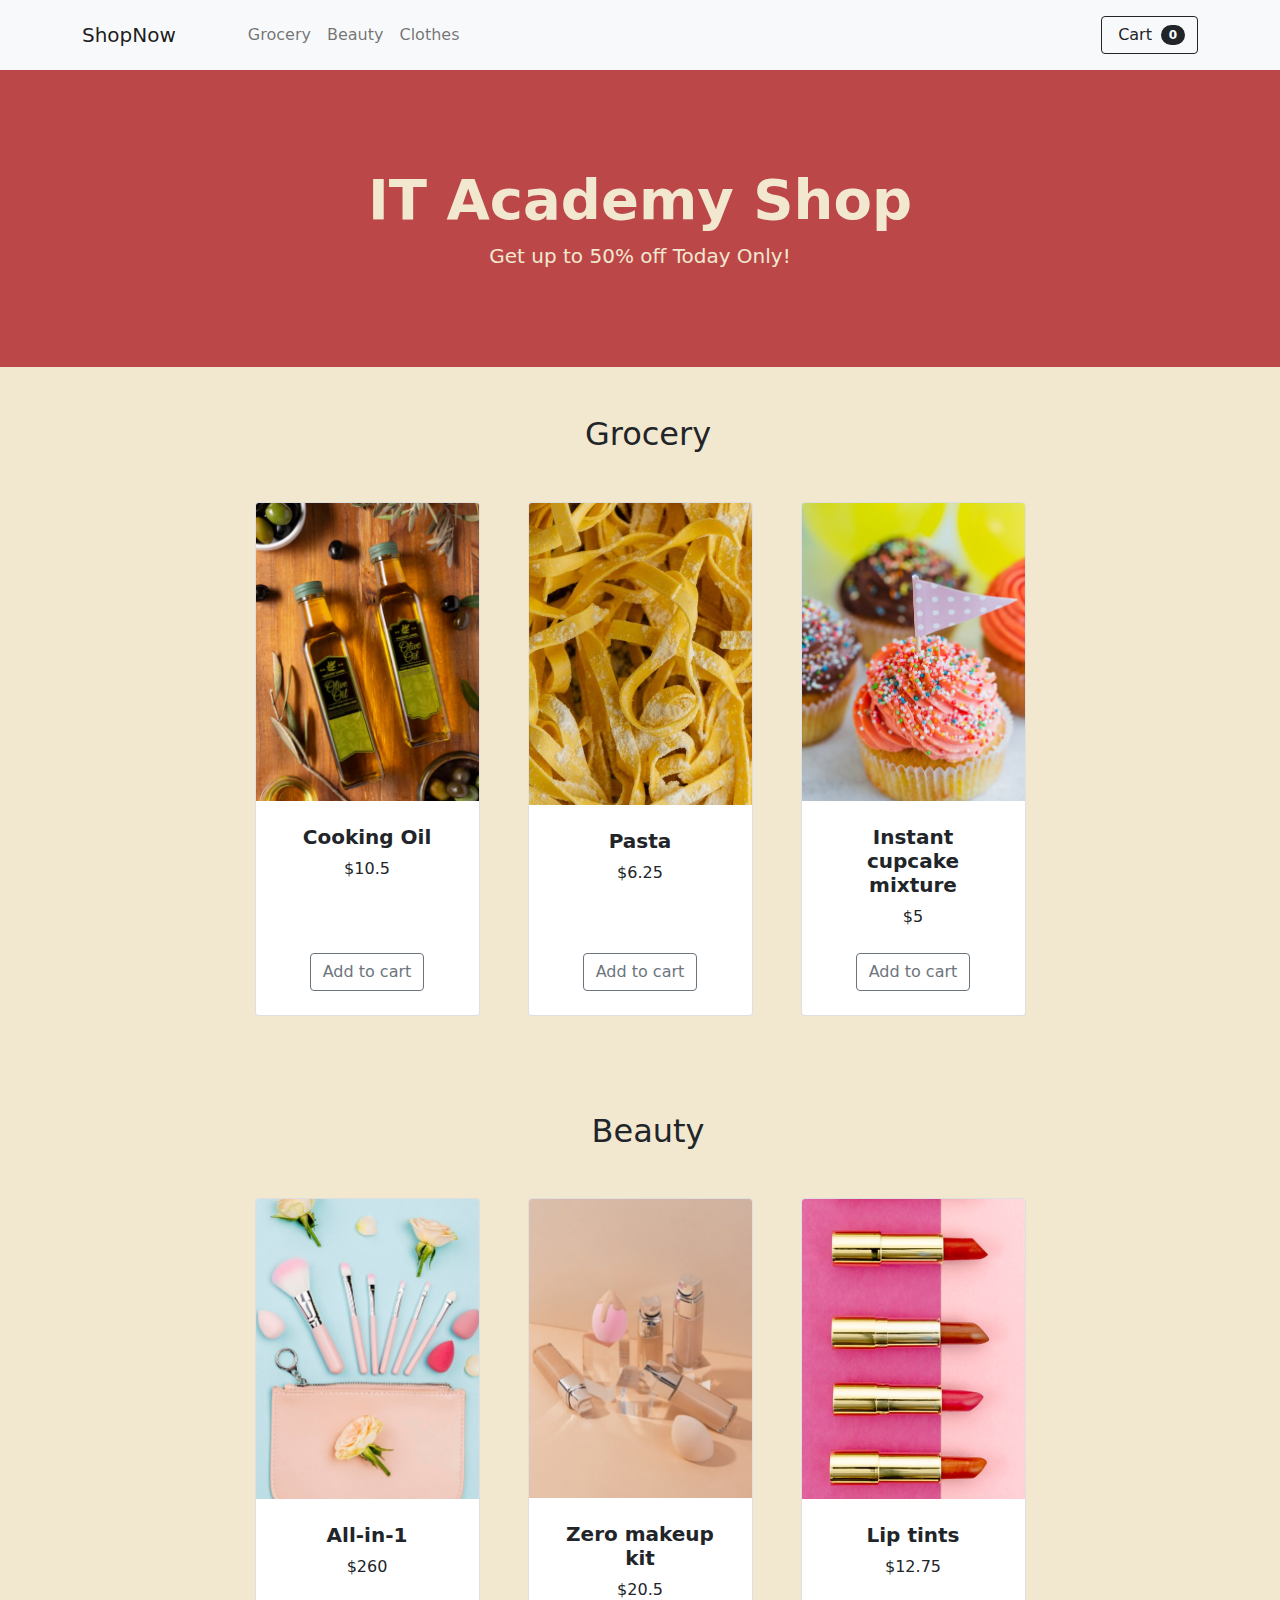
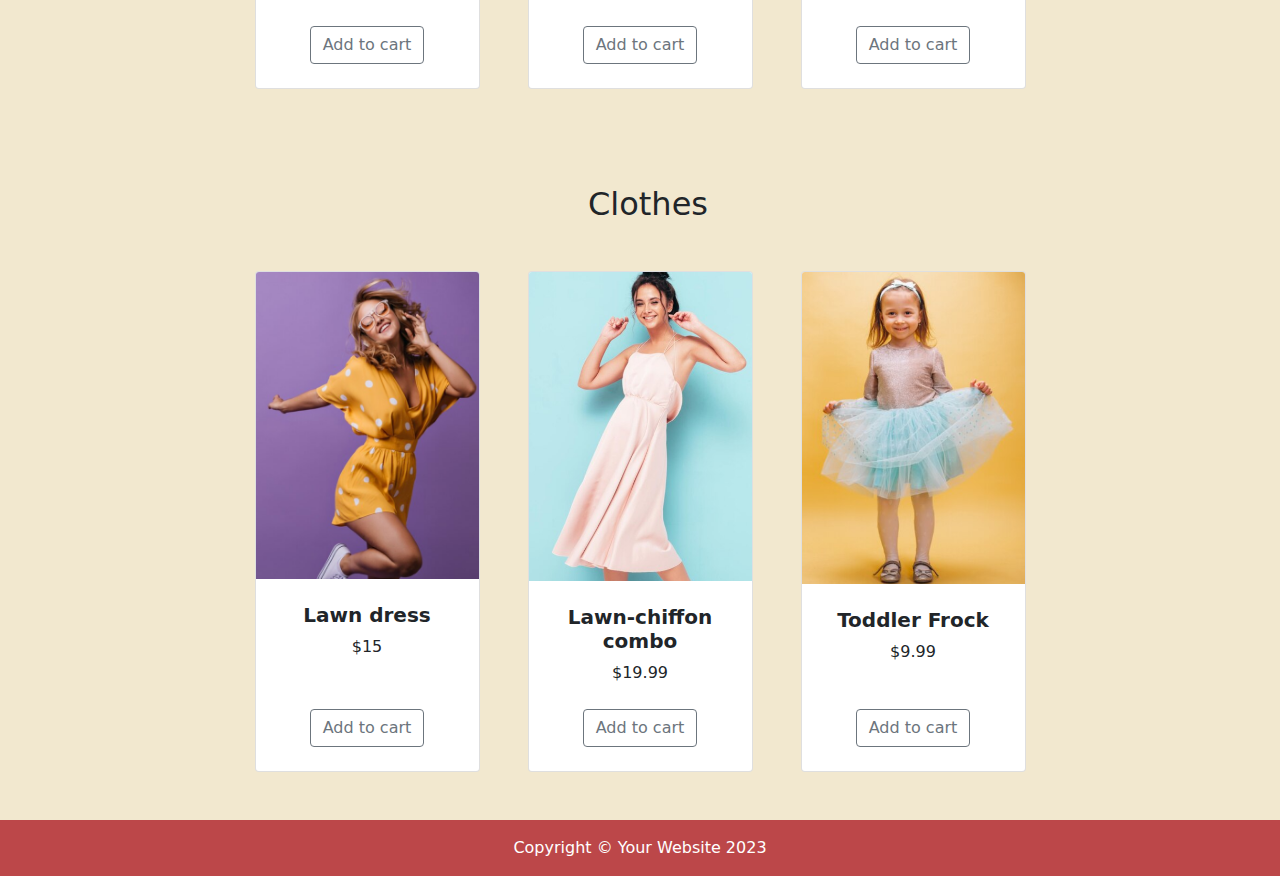
<file: index.html>
<!DOCTYPE html>
<html lang="en">

<head>
	<meta charset="utf-8" />
	<meta name="viewport" content="width=device-width, initial-scale=1, shrink-to-fit=no" />
	<meta name="description" content="" />
	<meta name="author" content="" />
	<title>ShopNow</title>
	<!-- Favicon-->
	<link rel="icon" type="image/x-icon" href="images/favicon.ico" />
	<link href="https://cdn.jsdelivr.net/npm/bootstrap@5.3.0/dist/css/bootstrap.min.css" rel="stylesheet"
		integrity="sha384-9ndCyUaIbzAi2FUVXJi0CjmCapSmO7SnpJef0486qhLnuZ2cdeRhO02iuK6FUUVM" crossorigin="anonymous">

	<!-- Fontawesome icons-->
	<link rel="stylesheet" href="https://cdnjs.cloudflare.com/ajax/libs/font-awesome/6.4.0/css/all.min.css"
		integrity="sha512-iecdLmaskl7CVkqkXNQ/ZH/XLlvWZOJyj7Yy7tcenmpD1ypASozpmT/E0iPtmFIB46ZmdtAc9eNBvH0H/ZpiBw=="
		crossorigin="anonymous" referrerpolicy="no-referrer" />

	<link rel="stylesheet" href="./css/styles.css">
</head>

<body data-bs-spy="scroll" data-bs-target="#navbar-example2" data-bs-offset="50">
	<!-- Navigation-->
	<nav class="navbar py-3 py-lg-0 navbar-light bg-light navbar-expand-lg" id="navbar-example2">
		<div class="container d-flex">
			<a class="navbar-brand" href="#!">ShopNow</a>
			<div class="d-flex flex-row order-lg-last align-items-center">

				<button type="button" class="navbar-toggler order-last collapsed" data-bs-toggle="collapse"
					data-bs-target="#navbar" aria-expanded="false" aria-controls="navbar">
					<span class="navbar-toggler-icon"></span>
				</button>
				<ul class="navbar-nav me-3 me-lg-0 d-flex flex-row align-items-center">
					<li class="dropdown search-dropdown nav-item py-lg-3">
						<a href="javascript:void(0)" class="btn btn-outline-dark flex-center" type="button"
							data-bs-toggle="modal" data-bs-target="#cartModal" onclick="open_modal()"
							data-bs-auto-close="outside">
							<i class="fas fa-shopping-cart me-1"></i> Cart <span
								class="badge bg-dark text-white ms-1 rounded-pill" id="count_product">0</span>
						</a>
					</li>
				</ul>
			</div>

			<div id="navbar" class="navbar-collapse collapse">

				<ul class="navbar-nav me-auto mb-4 mb-lg-0 ms-lg-5">
					<li class="nav-item">
						<a class="nav-link" href="#grocery"><i class="fas fa-shopping-basket"></i> Grocery</a>
					</li>
					<li class="nav-item">
						<a class="nav-link" href="#beauty"><i class="fas fa-heart"></i> Beauty</a>
					</li>
					<li class="nav-item">
						<a class="nav-link" href="#clothes"><i class="fas fa-tshirt"></i> Clothes</a>
					</li>

				</ul>
			</div>
		</div>
	</nav>

	<!-- Header-->
	<header class="py-5">
		<div class="container px-4 px-lg-5 my-5">
			<div class="text-center">
				<h1 class="display-4 fw-bolder ">IT Academy Shop</h1>
				<p class="lead fw-normal mb-0">Get up to 50% off Today Only!</p>
			</div>
		</div>
	</header>
	<!-- Section-->
	<section class="pt-5" id="grocery">
		<h2 class="text-center"><i class="fas fa-shopping-basket pe-3"></i>Grocery</h2>
		<div class="container px-4 px-lg-5 mt-5">
			<div class="row gx-4 gx-lg-5 row-cols-2 row-cols-md-3 row-cols-xl-4 justify-content-center">
				<div class="col mb-5">
					<div class="card h-100">
						<img class="card-img-top" src="./images/aceite.png" alt="..." />
						<div class="card-body p-4">
							<div class="text-center">
								<h5 class="fw-bolder">Cooking Oil</h5>
								$10.5
							</div>
						</div>
						<div class="card-footer p-4 pt-0 border-top-0 bg-transparent">
							<div class="text-center"><button type="button" onclick="buy(1)"
									class="btn btn-outline-secondary">Add to cart</button></div>
						</div>
					</div>
				</div>
				<div class="col mb-5">
					<div class="card h-100">
						<img class="card-img-top" src="./images/pasta.png" alt="..." />
						<div class="card-body p-4">
							<div class="text-center">
								<h5 class="fw-bolder">Pasta</h5>
								$6.25
							</div>
						</div>
						<div class="card-footer p-4 pt-0 border-top-0 bg-transparent">
							<div class="text-center"><button type="button" onclick="buy(2)"
									class="btn btn-outline-secondary">Add to cart</button></div>
						</div>
					</div>
				</div>
				<div class="col mb-5">
					<div class="card h-100">
						<img class="card-img-top" src="./images/cupcake.png" alt="..." />
						<div class="card-body p-4">
							<div class="text-center">
								<h5 class="fw-bolder">Instant cupcake mixture</h5>
								$5
							</div>
						</div>
						<div class="card-footer p-4 pt-0 border-top-0 bg-transparent">
							<div class="text-center"><button type="button" onclick="buy(3)"
									class="btn btn-outline-secondary">Add to cart</button></div>
						</div>
					</div>
				</div>

			</div>
		</div>
	</section>
	<section class="pt-5" id="beauty">
		<h2 class="text-center"><i class="fas fa-heart pe-3"></i>Beauty</h2>
		<div class="container px-4 px-lg-5 mt-5">
			<div class="row gx-4 gx-lg-5 row-cols-2 row-cols-md-3 row-cols-xl-4 justify-content-center">
				<div class="col mb-5">
					<div class="card h-100">
						<img class="card-img-top" src="./images/all in one.png" alt="..." />
						<div class="card-body p-4">
							<div class="text-center">
								<h5 class="fw-bolder">All-in-1</h5>
								$260
							</div>
						</div>
						<div class="card-footer p-4 pt-0 border-top-0 bg-transparent">
							<div class="text-center"><button type="button" onclick="buy(4)"
									class="btn btn-outline-secondary">Add to cart</button></div>
						</div>
					</div>
				</div>
				<div class="col mb-5">
					<div class="card h-100">
						<img class="card-img-top" src="./images/makeup.png" alt="..." />
						<div class="card-body p-4">
							<div class="text-center">
								<h5 class="fw-bolder">Zero makeup kit</h5>
								$20.5
							</div>
						</div>
						<div class="card-footer p-4 pt-0 border-top-0 bg-transparent">
							<div class="text-center"><button type="button" onclick="buy(5)"
									class="btn btn-outline-secondary">Add to cart</button></div>
						</div>
					</div>
				</div>
				<div class="col mb-5">
					<div class="card h-100">
						<img class="card-img-top" src="./images/lips.png" alt="..." />
						<div class="card-body p-4">
							<div class="text-center">
								<h5 class="fw-bolder">Lip tints</h5>
								$12.75
							</div>
						</div>
						<div class="card-footer p-4 pt-0 border-top-0 bg-transparent">
							<div class="text-center"><button type="button" onclick="buy(6)"
									class="btn btn-outline-secondary">Add to cart</button></div>
						</div>
					</div>
				</div>

			</div>
		</div>
	</section>
	<section class="pt-5" id="clothes">
		<h2 class="text-center"><i class="fas fa-tshirt pe-3"></i>Clothes</h2>
		<div class="container px-4 px-lg-5 mt-5">
			<div class="row gx-4 gx-lg-5 row-cols-2 row-cols-md-3 row-cols-xl-4 justify-content-center">
				<div class="col mb-5">
					<div class="card h-100">
						<img class="card-img-top" src="./images/lawdress.png" alt="..." />
						<div class="card-body p-4">
							<div class="text-center">
								<h5 class="fw-bolder">Lawn dress</h5>
								$15
							</div>
						</div>
						<div class="card-footer p-4 pt-0 border-top-0 bg-transparent">
							<div class="text-center"><button type="button" onclick="buy(7)"
									class="btn btn-outline-secondary">Add to cart</button></div>
						</div>
					</div>
				</div>
				<div class="col mb-5">
					<div class="card h-100">
						<img class="card-img-top" src="./images/dress.png" alt="..." />
						<div class="card-body p-4">
							<div class="text-center">
								<h5 class="fw-bolder">Lawn-chiffon combo</h5>
								$19.99
							</div>
						</div>
						<div class="card-footer p-4 pt-0 border-top-0 bg-transparent">
							<div class="text-center"><button type="button" onclick="buy(8)"
									class="btn btn-outline-secondary">Add to cart</button></div>
						</div>
					</div>
				</div>
				<div class="col mb-5">
					<div class="card h-100">
						<img class="card-img-top" src="./images/child.png" alt="..." />
						<div class="card-body p-4">
							<div class="text-center">
								<h5 class="fw-bolder">Toddler Frock</h5>
								$9.99
							</div>
						</div>
						<div class="card-footer p-4 pt-0 border-top-0 bg-transparent">
							<div class="text-center"><button type="button" onclick="buy(9)"
									class="btn btn-outline-secondary">Add to cart</button></div>
						</div>
					</div>
				</div>

			</div>
		</div>
	</section>

	<!-- Footer-->
	<footer class="py-3">
		<div class="container">
			<p class="m-0 text-center text-white">Copyright &copy; Your Website 2023</p>
		</div>
	</footer>

	<div class="modal fade" id="cartModal" tabindex="-1" aria-labelledby="exampleModalLabel" aria-hidden="true">
		<div class="modal-dialog">
			<div class="modal-content">
				<div class="modal-header">
					<h5 class="modal-title" id="exampleModalLabel"><i class="fas fa-cart-arrow-down"></i> My Cart</h5>
					<button type="button" class="btn-close" data-bs-dismiss="modal" aria-label="Close"></button>
				</div>
				<div class="modal-body">
					<h3 class="text-center bill px-5 text-dark">Shopping Cart</h3>
					<table class="table">
						<thead>
							<tr>
								<th scope="col">Product</th>
								<th scope="col">Price</th>
								<th scope="col">Qty.</th>
								<th scope="col">Discount</th>
								<th scope="col">Total</th>
							</tr>
						</thead>
						<tbody id="cart_list">
							<tr>
								<th scope="row">Cooking oil</th>
								<td>$10.5</td>
								<td>2</td>
								<td>$21</td>
							</tr>
							<tr>
								<th scope="row">Pasta</th>
								<td>$6.25</td>
								<td>1</td>
								<td>$6.25</td>
							</tr>
							<tr>
								<th scope="row">Lawn dress</th>
								<td>$15</td>
								<td>3</td>
								<td>$45</td>
							</tr>
						</tbody>
					</table>
					<div class="text-center fs-3">
						Total: $<span id="total_price">100</span>
					</div>
					<div class="text-center">
						<a href="checkout.html" class="btn btn-primary m-3">Checkout</a>
						<a href="javascript:void(0)" onclick="cleanCart()" class="btn btn-primary m-3">Clean Cart</a>
					</div>
				</div>
			</div>
		</div>
	</div>

	<!-- Bootstrap core JS-->
	<script src="https://cdn.jsdelivr.net/npm/bootstrap@5.3.0/dist/js/bootstrap.bundle.min.js"
		integrity="sha384-geWF76RCwLtnZ8qwWowPQNguL3RmwHVBC9FhGdlKrxdiJJigb/j/68SIy3Te4Bkz"
		crossorigin="anonymous"></script>

	<!-- Core theme JS-->
	<script src="js/shop.js"></script>
	<script src="js/checkout.js"></script>
</body>

</html>
</file>
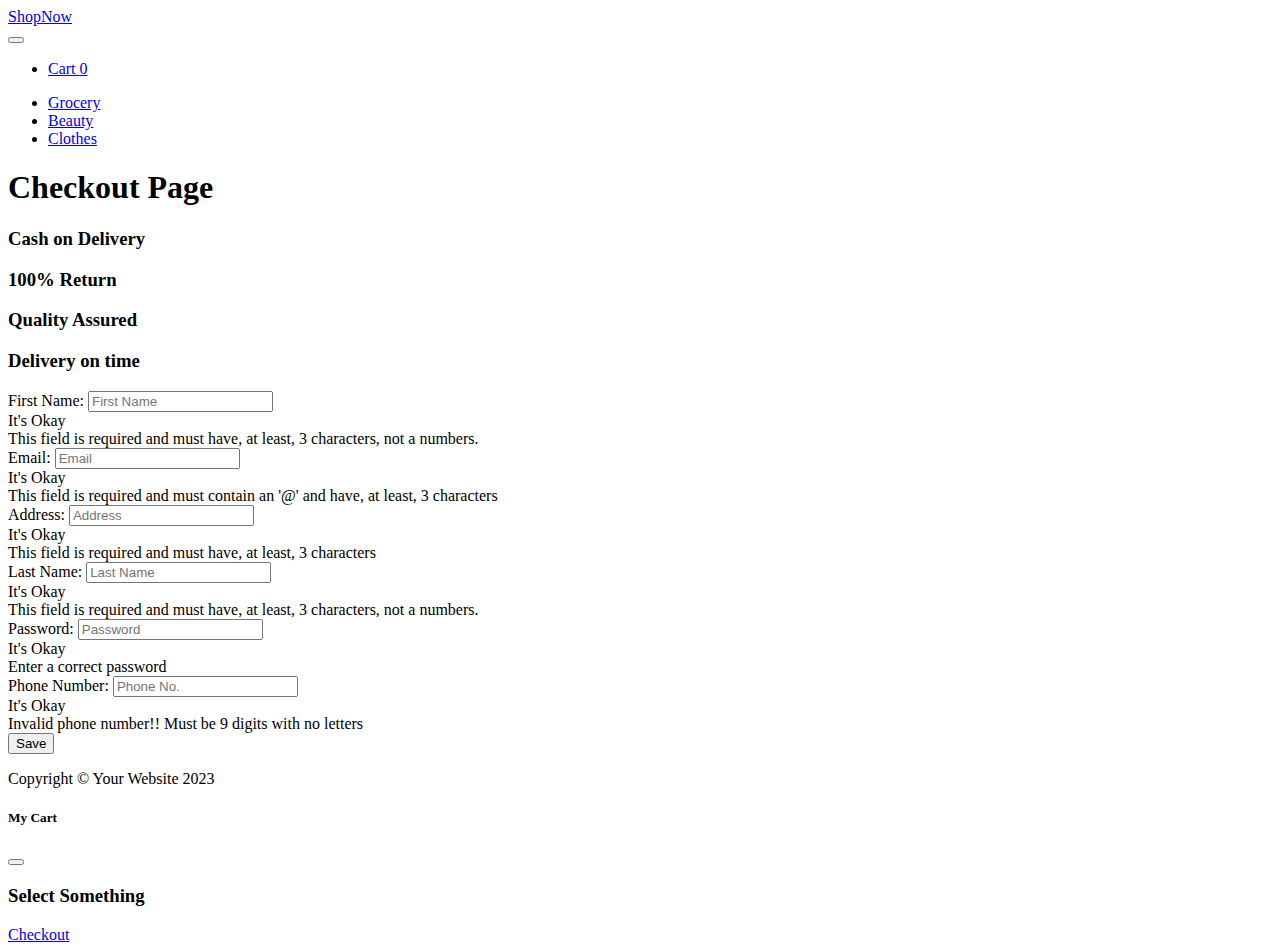
<file: checkout.html>
<!DOCTYPE html>
<html lang="en">

<head>
	<meta charset="utf-8" />
	<meta name="viewport" content="width=device-width, initial-scale=1, shrink-to-fit=no" />
	<meta name="description" content="" />
	<meta name="author" content="" />
	<title>Checkout</title>
	<!-- Favicon-->
	<link rel="icon" type="image/x-icon" href="images/favicon.ico" />
	<link href="https://cdn.jsdelivr.net/npm/bootstrap@5.3.0/dist/css/bootstrap.min.css" rel="stylesheet"
		integrity="sha384-9ndCyUaIbzAi2FUVXJi0CjmCapSmO7SnpJef0486qhLnuZ2cdeRhO02iuK6FUUVM" crossorigin="anonymous">

	<!-- Fontawesome icons-->
	<link rel="stylesheet" href="https://cdnjs.cloudflare.com/ajax/libs/font-awesome/6.4.0/css/all.min.css"
		integrity="sha512-iecdLmaskl7CVkqkXNQ/ZH/XLlvWZOJyj7Yy7tcenmpD1ypASozpmT/E0iPtmFIB46ZmdtAc9eNBvH0H/ZpiBw=="
		crossorigin="anonymous" referrerpolicy="no-referrer" />

</head>

<body>
	<!-- Navigation-->
	<nav class="navbar py-3 py-lg-0 navbar-light bg-light navbar-expand-lg" id="navbar-example2">
		<div class="container d-flex">
			<a class="navbar-brand" href="./index.html"  href="#!">ShopNow</a>
			<div class="d-flex flex-row order-lg-last align-items-center">

				<button type="button" class="navbar-toggler order-last collapsed" data-bs-toggle="collapse"
					data-bs-target="#navbar" aria-expanded="false" aria-controls="navbar">
					<span class="navbar-toggler-icon"></span>
				</button>
				<ul class="navbar-nav me-3 me-lg-0 d-flex flex-row align-items-center">
					<li class="dropdown search-dropdown nav-item py-lg-3">
						<a href="javascript:void(0)" class="btn btn-outline-dark flex-center" type="button"
							data-bs-toggle="modal" data-bs-target="#cartModal" onclick="open_modal()"
							data-bs-auto-close="outside">
							<i class="fas fa-shopping-cart me-1"></i> Cart <span
								class="badge bg-dark text-white ms-1 rounded-pill" id="count_product">0</span>
						</a>
					</li>
				</ul>
			</div>

			<div id="navbar" class="navbar-collapse collapse">

				<ul class="navbar-nav me-auto mb-4 mb-lg-0 ms-lg-5">
					<li class="nav-item">
						<a class="nav-link" href="./index.html" href="#grocery"><i class="fas fa-shopping-basket"></i> Grocery</a>
					</li>
					<li class="nav-item">
						<a class="nav-link" href="./index.html" href="#beauty"><i class="fas fa-heart"></i> Beauty</a>
					</li>
					<li class="nav-item">
						<a class="nav-link" href="./index.html" href="#clothes"><i class="fas fa-tshirt"></i> Clothes</a>
					</li>

				</ul>
			</div>
		</div>
	</nav>
	<div class="container">
		<h1 class="text-center head m-4">Checkout Page</h1>

		<div class="row mr-0">
			<div class="col-sm-6">
				<h3 class="my-3 bord shadow text-center"><i class="fas fa-dollar-sign p-2"></i>Cash on Delivery</h3>
			</div>
			<div class="col-sm-6 ">
				<h3 class="my-3 bord shadow text-center"><i class="fas fa-arrows-alt-h p-2"></i>100% Return</h3>
			</div>
		</div>

		<div class="row mr-0">
			<div class="col-sm-6">
				<h3 class="my-3 bord shadow text-center"><i class="far fa-thumbs-up p-2"></i>Quality Assured</h3>
			</div>
			<div class="col-sm-6 ">
				<h3 class="my-3 bord shadow text-center"><i class="fas fa-stopwatch p-2"></i>Delivery on time</h3>
			</div>
		</div>
		<form class="form" onsubmit="return validate(event)">
			<div class="row bord p-5 shadow m-5">
				<div class="col-sm-6">
					<div class="mt-3">
						<label for="fName" class="form-label">First Name:</label>
						<input id="fName" class="form-control ml-3" type="text" placeholder="First Name" />
						<div class="valid-feedback"> It's Okay
						</div>
						<div id="errorName" class="invalid-feedback">This field is required and must have, at least, 3
							characters, not a numbers.
						</div>
					</div>
					<div class="mt-3 ">
						<label for="fEmail" class="form-label">Email:</label>
						
						<input id="fEmail" class="form-control ml-3" type="email" placeholder="Email" minlength="3" />
						<div class="valid-feedback"> It's Okay
						</div>
						<div id="errorEmail" class="invalid-feedback">This field is required and must contain an '@' and
							have, at
							least, 3 characters</div>
					</div>
					<div class="mt-3 ">
						<label for="fAddress" class="form-label">Address:</label>
						
						<input id="fAddress" class="form-control" type="text" placeholder="Address" minlength="3" />
						<div class="valid-feedback"> It's Okay
						</div>
						<div id="errorAddress" class="invalid-feedback">This field is required and must have, at least,
							3 characters
						</div>
					</div>
				</div>
				<div class="col-sm-6">
					<div class="mt-3">
						<label for="fLastN" class="form-label">Last Name:</label>
						
						<input id="fLastN" class="form-control" type="text" placeholder="Last Name" minlength="3" />
						<div class="valid-feedback"> It's Okay
						</div>
						<div id="errorLastN" class="invalid-feedback">This field is required and must have, at least, 3
							characters, not a numbers.
						</div>
					</div>
					<div class="mt-3">
						<label for="fPassword" class="form-label">Password:</label>
						<input id="fPassword" class="form-control" title="(4-8 characters)" type="password"
							minlength="4" maxlength="8"  autocomplete="current-password" placeholder="Password" />
							<div class="valid-feedback"> It's Okay
							</div>
							<div id="errorPassword" class="invalid-feedback">Enter a correct password</div>
					</div>
					<div class="mt-3">
						<label for="fPhone" class="form-label">Phone Number:</label>
						<input id="fPhone" class="form-control" type="number" placeholder="Phone No." />
						<div class="valid-feedback"> It's Okay
						</div>
						<div id="errorPhone" class="invalid-feedback">Invalid phone number!! Must be 9 digits with no
							letters</div>
					</div>
				</div>
				<div class="col-12 mt-4 final">
					<button type="submit" id="btn" class="p-2 px-4 btn btn-primary shadow-lg" onclick="validate(event)">
						<i class="fas fa-cart-arrow-down p-2"></i>Save
					</button>
				</div>
			</div>
		</form>

	</div>


	<!-- Footer-->
	<footer class="py-3 bg-dark">
		<div class="container">
			<p class="m-0 text-center text-white">Copyright &copy; Your Website 2023</p>
		</div>
	</footer>

	<div class="modal fade" id="cartModal" tabindex="-1" aria-labelledby="exampleModalLabel" aria-hidden="true">
		<div class="modal-dialog">
			<div class="modal-content">
				<div class="modal-header">
					<h5 class="modal-title" id="exampleModalLabel"><i class="fas fa-cart-arrow-down"></i> My Cart</h5>
					<button type="button" class="btn-close" data-bs-dismiss="modal" aria-label="Close"></button>
				</div>
				<div class="modal-body">
					<div>
						<ul class="list">

						</ul>
						<div>
							<h3 class="text-center bill px-5">Select Something</h3>
						</div>
						<div class="text-center">
							<a href="checkout.html" class="btn btn-primary m-3">Checkout</a>
						</div>
					</div>
				</div>
			</div>
		</div>
	</div>

	<!-- Bootstrap core JS-->
	<script src="https://cdn.jsdelivr.net/npm/bootstrap@5.3.0/dist/js/bootstrap.bundle.min.js"
		integrity="sha384-geWF76RCwLtnZ8qwWowPQNguL3RmwHVBC9FhGdlKrxdiJJigb/j/68SIy3Te4Bkz"
		crossorigin="anonymous"></script>


	<!-- Core theme JS-->
	<script src="js/shop.js"></script>
	<script src="js/checkout.js"></script>
</body>

</html>
</file>
